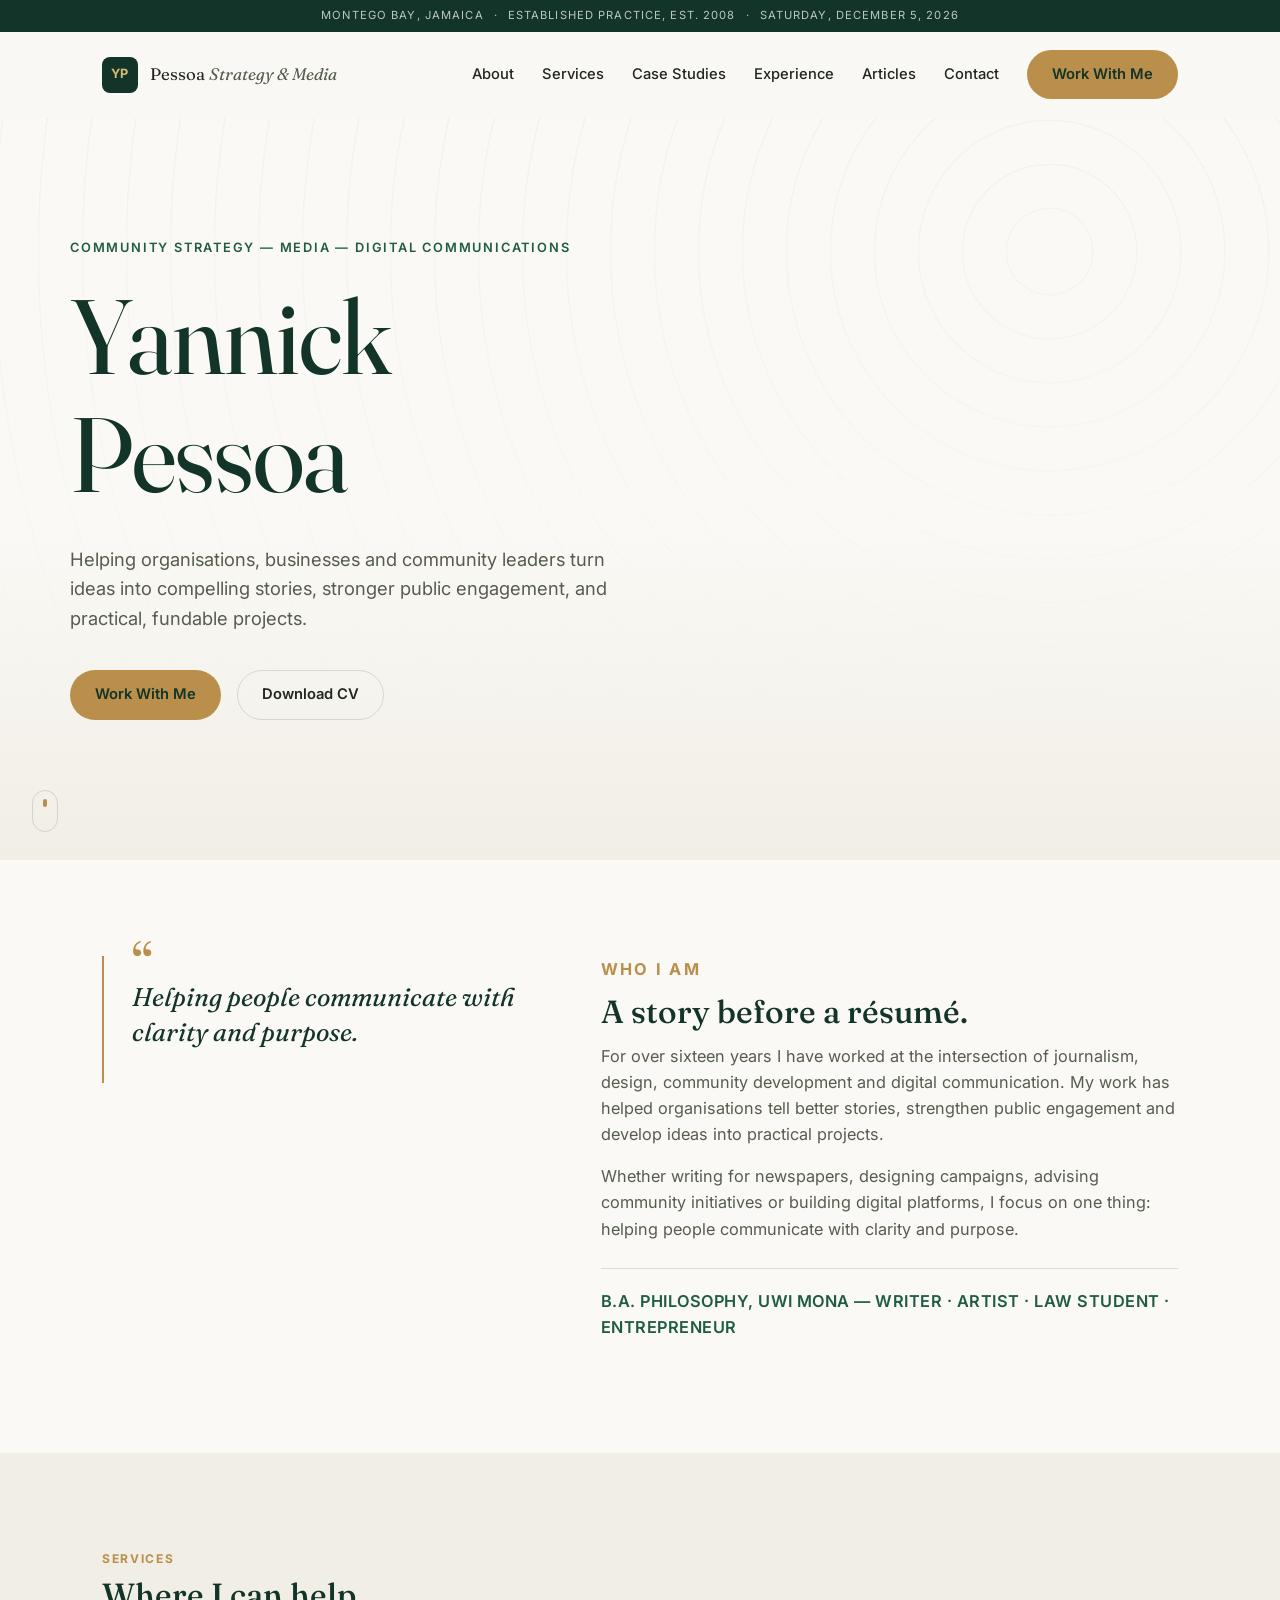
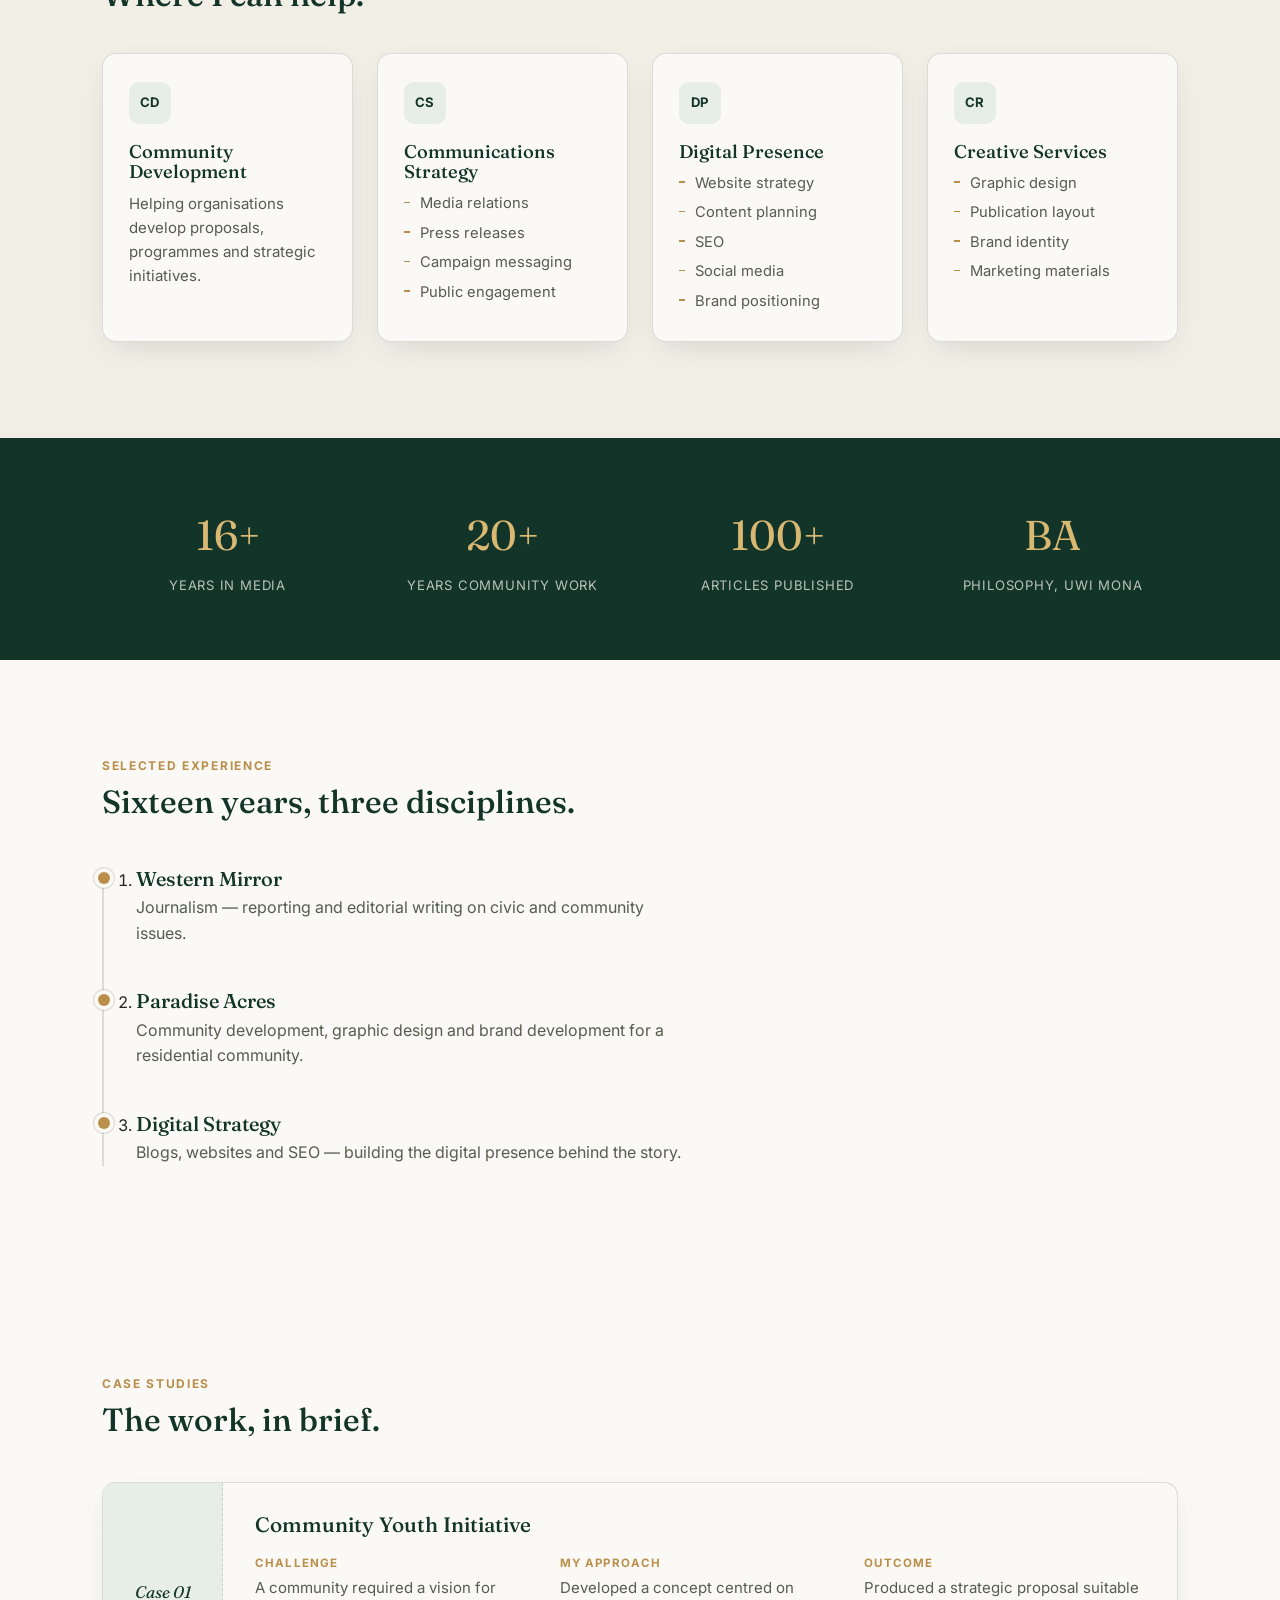
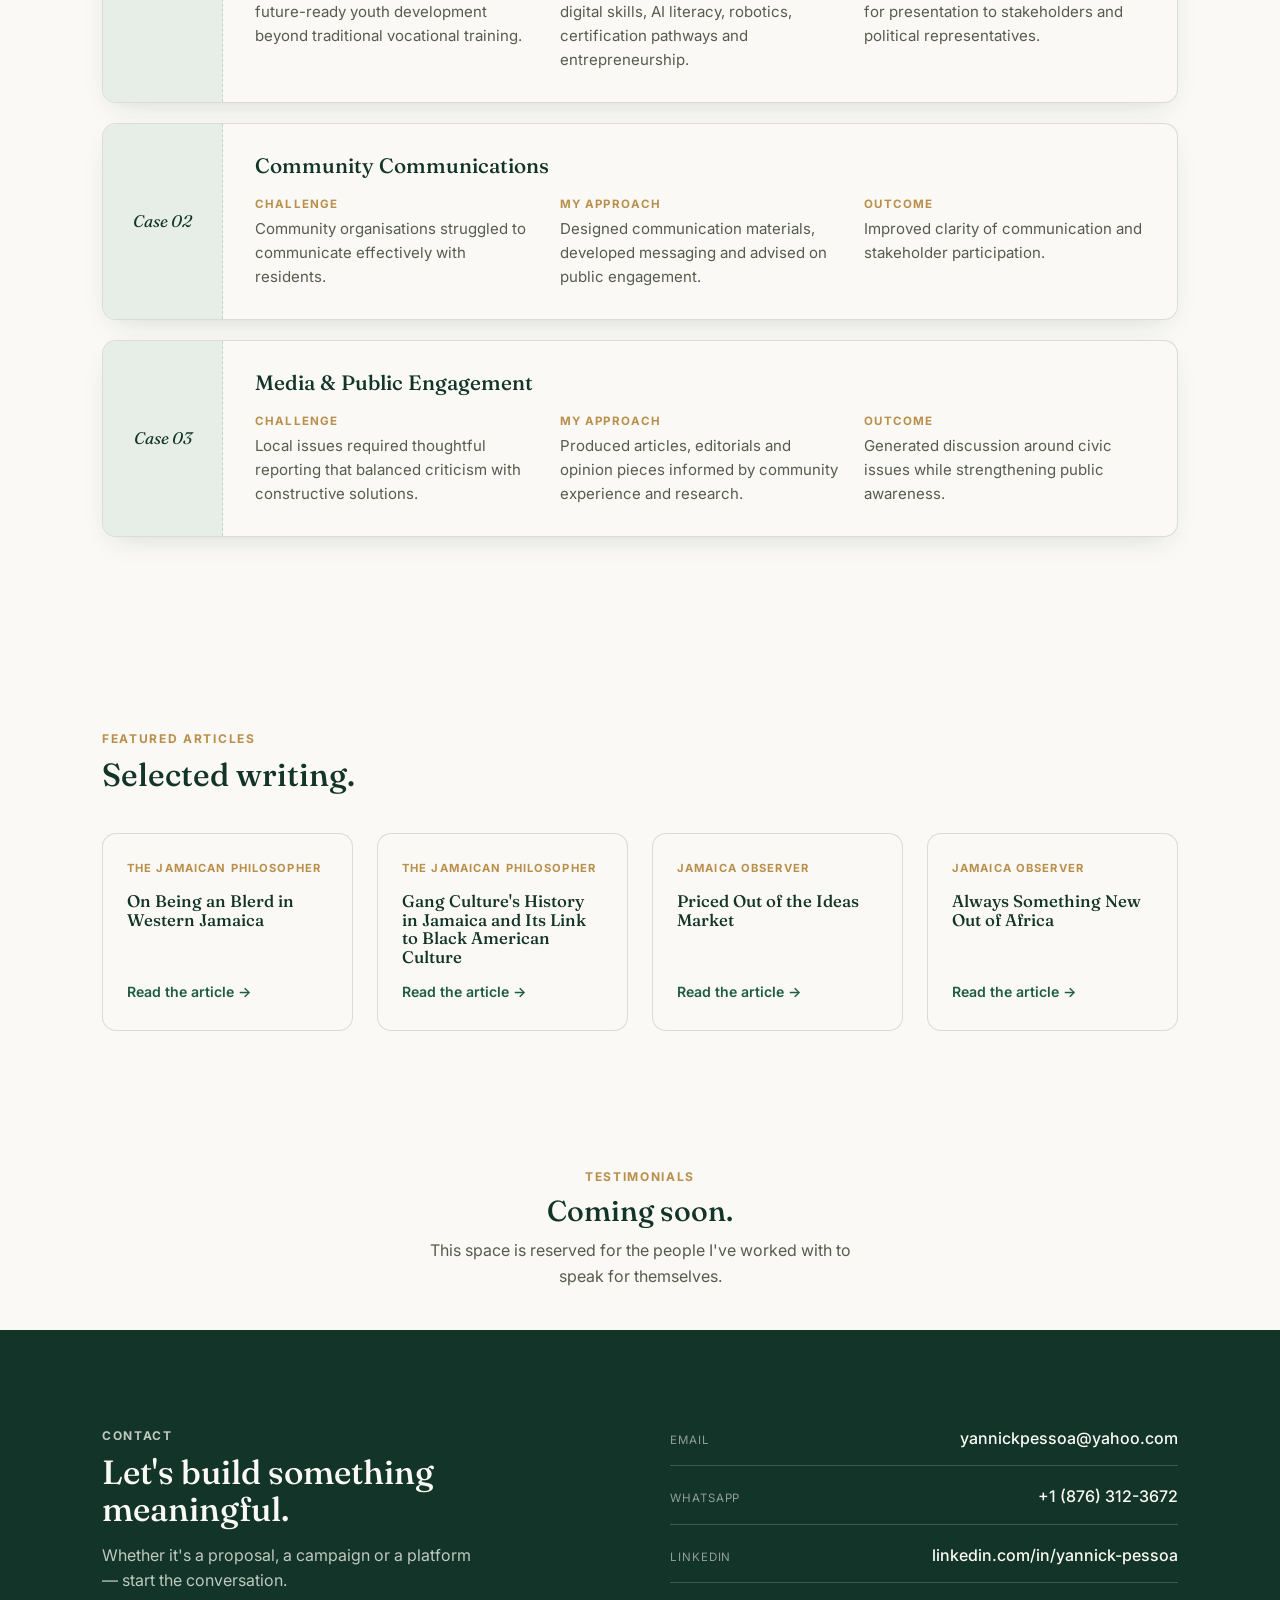
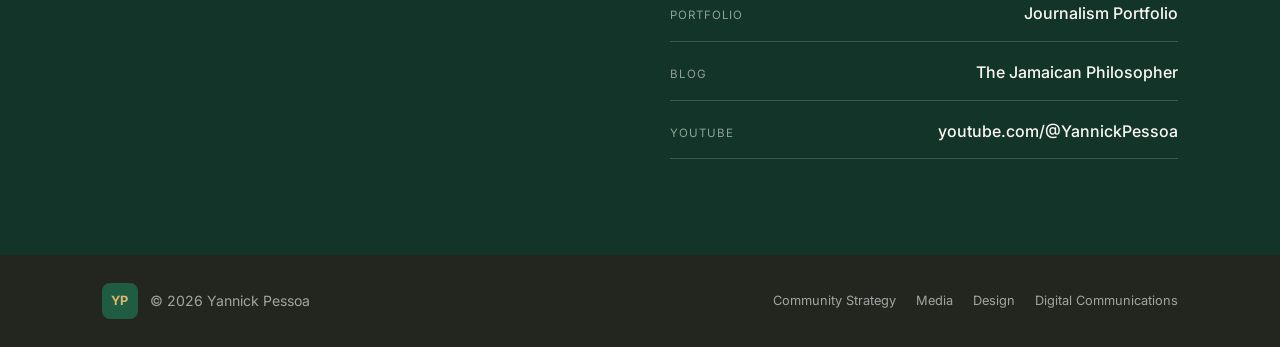
<file: index-2.html>
<!DOCTYPE html>
<html lang="en">
<head>
<meta charset="UTF-8">
<meta name="viewport" content="width=device-width, initial-scale=1.0">
<title>Yannick Pessoa — Pessoa Strategy &amp; Media</title>
<meta name="description" content="Yannick Pessoa advises organisations, businesses and community leaders on communications strategy, digital presence and community development from Montego Bay, Jamaica.">

<!-- Open Graph -->
<meta property="og:type" content="website">
<meta property="og:title" content="Yannick Pessoa — Pessoa Strategy & Media">
<meta property="og:description" content="Community Strategy · Media · Digital Communications — turning ideas into compelling stories, stronger public engagement and fundable projects.">
<meta property="og:image" content="og-image.jpg">
<meta property="og:locale" content="en_JM">

<link rel="preconnect" href="https://fonts.googleapis.com">
<link rel="preconnect" href="https://fonts.gstatic.com" crossorigin>
<link href="https://fonts.googleapis.com/css2?family=Fraunces:ital,opsz,wght@0,9..144,300;0,9..144,400;0,9..144,500;0,9..144,600;1,9..144,400&family=Inter:wght@400;500;600;700&display=swap" rel="stylesheet">
<link rel="stylesheet" href="style.css">
</head>
<body>

<div class="dateline-bar" id="datelineBar">
  <span>MONTEGO BAY, JAMAICA</span>
  <span class="dot">·</span>
  <span>ESTABLISHED PRACTICE, EST. 2008</span>
  <span class="dot">·</span>
  <span id="liveDate"></span>
</div>

<header class="site-header" id="siteHeader">
  <div class="header-inner">
    <a href="#home" class="brand">
      <span class="brand-mark">YP</span>
      <span class="brand-name">Pessoa <em>Strategy &amp; Media</em></span>
    </a>
    <nav class="site-nav" id="siteNav">
      <a href="#about">About</a>
      <a href="#services">Services</a>
      <a href="#case-studies">Case Studies</a>
      <a href="#experience">Experience</a>
      <a href="#articles">Articles</a>
      <a href="#contact">Contact</a>
    </nav>
    <a href="#contact" class="btn btn-gold nav-cta">Work With Me</a>
    <button class="menu-toggle" id="menuToggle" aria-label="Toggle menu" aria-expanded="false">
      <span></span><span></span><span></span>
    </button>
  </div>
</header>

<main>

  <!-- HERO -->
  <section id="home" class="hero">
    <div class="hero-topo" aria-hidden="true"></div>
    <div class="hero-inner">
      <p class="eyebrow">Community Strategy — Media — Digital Communications</p>
      <h1 class="hero-title">Yannick<br>Pessoa</h1>
      <p class="hero-lede">Helping organisations, businesses and community leaders turn ideas into compelling stories, stronger public engagement, and practical, fundable projects.</p>
      <div class="hero-actions">
        <a href="#contact" class="btn btn-gold">Work With Me</a>
        <a href="https://drive.google.com/file/d/1hWTPnKeM2xpsVZJSB3PmBs7D-YPlAhe5/view?usp=share_link" class="btn btn-outline" target="_blank" rel="noopener">Download CV</a>
      </div>
    </div>
    <a href="#about" class="scroll-cue" aria-label="Scroll to About">
      <span></span>
    </a>
  </section>

  <!-- ABOUT -->
  <section id="about" class="section about">
    <div class="section-inner about-grid">
      <div class="about-quote">
        <span class="quote-mark" aria-hidden="true">&ldquo;</span>
        <p>Helping people communicate with clarity and purpose.</p>
      </div>
      <div class="about-copy">
        <p class="section-eyebrow">Who I Am</p>
        <h2>A story before a résumé.</h2>
        <p>For over sixteen years I have worked at the intersection of journalism, design, community development and digital communication. My work has helped organisations tell better stories, strengthen public engagement and develop ideas into practical projects.</p>
        <p>Whether writing for newspapers, designing campaigns, advising community initiatives or building digital platforms, I focus on one thing: helping people communicate with clarity and purpose.</p>
        <p class="about-credentials">B.A. Philosophy, UWI Mona — Writer · Artist · Law Student · Entrepreneur</p>
      </div>
    </div>
  </section>

  <!-- SERVICES -->
  <section id="services" class="section services">
    <div class="section-inner">
      <p class="section-eyebrow">Services</p>
      <h2>Where I can help.</h2>
      <div class="card-grid">
        <article class="service-card">
          <div class="service-mark">CD</div>
          <h3>Community Development</h3>
          <p>Helping organisations develop proposals, programmes and strategic initiatives.</p>
        </article>
        <article class="service-card">
          <div class="service-mark">CS</div>
          <h3>Communications Strategy</h3>
          <ul>
            <li>Media relations</li>
            <li>Press releases</li>
            <li>Campaign messaging</li>
            <li>Public engagement</li>
          </ul>
        </article>
        <article class="service-card">
          <div class="service-mark">DP</div>
          <h3>Digital Presence</h3>
          <ul>
            <li>Website strategy</li>
            <li>Content planning</li>
            <li>SEO</li>
            <li>Social media</li>
            <li>Brand positioning</li>
          </ul>
        </article>
        <article class="service-card">
          <div class="service-mark">CR</div>
          <h3>Creative Services</h3>
          <ul>
            <li>Graphic design</li>
            <li>Publication layout</li>
            <li>Brand identity</li>
            <li>Marketing materials</li>
          </ul>
        </article>
      </div>
    </div>
  </section>

  <!-- STATS / WHY -->
  <section class="stats-band">
    <div class="section-inner stats-grid">
      <div class="stat"><span class="stat-num">16+</span><span class="stat-label">Years in Media</span></div>
      <div class="stat"><span class="stat-num">20+</span><span class="stat-label">Years Community Work</span></div>
      <div class="stat"><span class="stat-num">100+</span><span class="stat-label">Articles Published</span></div>
      <div class="stat"><span class="stat-num">BA</span><span class="stat-label">Philosophy, UWI Mona</span></div>
    </div>
  </section>

  <!-- EXPERIENCE -->
  <section id="experience" class="section experience">
    <div class="section-inner">
      <p class="section-eyebrow">Selected Experience</p>
      <h2>Sixteen years, three disciplines.</h2>
      <ol class="timeline">
        <li class="timeline-item">
          <div class="timeline-dot"></div>
          <div class="timeline-content">
            <h3>Western Mirror</h3>
            <p>Journalism — reporting and editorial writing on civic and community issues.</p>
          </div>
        </li>
        <li class="timeline-item">
          <div class="timeline-dot"></div>
          <div class="timeline-content">
            <h3>Paradise Acres</h3>
            <p>Community development, graphic design and brand development for a residential community.</p>
          </div>
        </li>
        <li class="timeline-item">
          <div class="timeline-dot"></div>
          <div class="timeline-content">
            <h3>Digital Strategy</h3>
            <p>Blogs, websites and SEO — building the digital presence behind the story.</p>
          </div>
        </li>
      </ol>
    </div>
  </section>

  <!-- CASE STUDIES -->
  <section id="case-studies" class="section case-studies">
    <div class="section-inner">
      <p class="section-eyebrow">Case Studies</p>
      <h2>The work, in brief.</h2>
      <div class="dossier-list">

        <article class="dossier">
          <div class="dossier-tab">Case&nbsp;01</div>
          <div class="dossier-body">
            <h3>Community Youth Initiative</h3>
            <div class="dossier-grid">
              <div><h4>Challenge</h4><p>A community required a vision for future-ready youth development beyond traditional vocational training.</p></div>
              <div><h4>My Approach</h4><p>Developed a concept centred on digital skills, AI literacy, robotics, certification pathways and entrepreneurship.</p></div>
              <div><h4>Outcome</h4><p>Produced a strategic proposal suitable for presentation to stakeholders and political representatives.</p></div>
            </div>
          </div>
        </article>

        <article class="dossier">
          <div class="dossier-tab">Case&nbsp;02</div>
          <div class="dossier-body">
            <h3>Community Communications</h3>
            <div class="dossier-grid">
              <div><h4>Challenge</h4><p>Community organisations struggled to communicate effectively with residents.</p></div>
              <div><h4>My Approach</h4><p>Designed communication materials, developed messaging and advised on public engagement.</p></div>
              <div><h4>Outcome</h4><p>Improved clarity of communication and stakeholder participation.</p></div>
            </div>
          </div>
        </article>

        <article class="dossier">
          <div class="dossier-tab">Case&nbsp;03</div>
          <div class="dossier-body">
            <h3>Media &amp; Public Engagement</h3>
            <div class="dossier-grid">
              <div><h4>Challenge</h4><p>Local issues required thoughtful reporting that balanced criticism with constructive solutions.</p></div>
              <div><h4>My Approach</h4><p>Produced articles, editorials and opinion pieces informed by community experience and research.</p></div>
              <div><h4>Outcome</h4><p>Generated discussion around civic issues while strengthening public awareness.</p></div>
            </div>
          </div>
        </article>

      </div>
    </div>
  </section>

  <!-- ARTICLES -->
  <section id="articles" class="section articles">
    <div class="section-inner">
      <p class="section-eyebrow">Featured Articles</p>
      <h2>Selected writing.</h2>
      <div class="card-grid articles-grid">
        <a class="article-card" href="https://yahnyk.blogspot.com/2022/11/on-being-blerd-in-western-jamaica.html" target="_blank" rel="noopener">
          <span class="article-kicker">The Jamaican Philosopher</span>
          <h3>On Being an Blerd in Western Jamaica</h3>
          <span class="article-link">Read the article →</span>
        </a>
        <a class="article-card" href="https://yahnyk.blogspot.com/2023/03/gang-cultures-history-in-jamaica-and.html" target="_blank" rel="noopener">
          <span class="article-kicker">The Jamaican Philosopher</span>
          <h3>Gang Culture's History in Jamaica and Its Link to Black American Culture</h3>
          <span class="article-link">Read the article →</span>
        </a>
        <a class="article-card" href="https://www.jamaicaobserver.com/2024/07/26/priced-ideas-market/" target="_blank" rel="noopener">
          <span class="article-kicker">Jamaica Observer</span>
          <h3>Priced Out of the Ideas Market</h3>
          <span class="article-link">Read the article →</span>
        </a>
        <a class="article-card" href="https://www.jamaicaobserver.com/2024/10/29/always-something-new-africa/" target="_blank" rel="noopener">
          <span class="article-kicker">Jamaica Observer</span>
          <h3>Always Something New Out of Africa</h3>
          <span class="article-link">Read the article →</span>
        </a>
      </div>
    </div>
  </section>

  <!-- TESTIMONIALS -->
  <section class="section testimonials">
    <div class="section-inner testimonials-inner">
      <p class="section-eyebrow">Testimonials</p>
      <h2>Coming soon.</h2>
      <p class="testimonials-note">This space is reserved for the people I've worked with to speak for themselves.</p>
    </div>
  </section>

  <!-- CONTACT -->
  <section id="contact" class="section contact">
    <div class="section-inner contact-grid">
      <div class="contact-copy">
        <p class="section-eyebrow contact-eyebrow">Contact</p>
        <h2>Let's build something meaningful.</h2>
        <p>Whether it's a proposal, a campaign or a platform — start the conversation.</p>
      </div>
      <ul class="contact-list">
        <li><span class="contact-label">Email</span><a href="mailto:yannickpessoa@yahoo.com">yannickpessoa@yahoo.com</a></li>
        <li><span class="contact-label">WhatsApp</span><a href="https://wa.me/18763123672" target="_blank" rel="noopener">+1 (876) 312-3672</a></li>
        <li><span class="contact-label">LinkedIn</span><a href="https://www.linkedin.com/in/yannick-pessoa-1b25313a" target="_blank" rel="noopener">linkedin.com/in/yannick-pessoa</a></li>
        <li><span class="contact-label">Portfolio</span><a href="https://yannickpessoa.journoportfolio.com/" target="_blank" rel="noopener">Journalism Portfolio</a></li>
        <li><span class="contact-label">Blog</span><a href="https://yahnyk.blogspot.com/" target="_blank" rel="noopener">The Jamaican Philosopher</a></li>
        <li><span class="contact-label">YouTube</span><a href="https://www.youtube.com/@YannickPessoa" target="_blank" rel="noopener">youtube.com/@YannickPessoa</a></li>
      </ul>
    </div>
  </section>

</main>

<footer class="site-footer">
  <div class="section-inner footer-inner">
    <div class="footer-brand">
      <span class="brand-mark">YP</span>
      <span>&copy; <span id="year"></span> Yannick Pessoa</span>
    </div>
    <ul class="footer-tags">
      <li>Community Strategy</li>
      <li>Media</li>
      <li>Design</li>
      <li>Digital Communications</li>
    </ul>
  </div>
</footer>

<script src="script.js"></script>
</body>
</html>
</file>
<file: style.css>
/* ============================================================
   Pessoa Strategy & Media
   Palette: paper, charcoal ink, deep Jamaican green, muted gold
   Type: Fraunces (display) + Inter (body / utility)
   ============================================================ */

:root{
  --paper:        #FAF9F5;
  --paper-deep:   #F1EEE6;
  --ink:          #22261F;
  --ink-soft:     #565C4E;
  --green-deep:   #133428;
  --green-mid:    #1F5C41;
  --green-tint:   #E7EEE7;
  --gold:         #B98F4B;
  --gold-bright:  #D9B872;
  --line:         rgba(34,38,31,0.14);
  --line-on-dark: rgba(255,255,255,0.18);

  --font-display: "Fraunces", Georgia, serif;
  --font-body:    "Inter", -apple-system, BlinkMacSystemFont, "Segoe UI", sans-serif;

  --container: 1140px;
  --radius: 14px;
  --shadow: 0 10px 30px -12px rgba(19,52,40,0.18);
}

*, *::before, *::after{ box-sizing: border-box; }
html{ scroll-behavior: smooth; }
@media (prefers-reduced-motion: reduce){
  html{ scroll-behavior: auto; }
  *{ animation-duration: 0.01ms !important; transition-duration: 0.01ms !important; }
}

body{
  margin: 0;
  background: var(--paper);
  color: var(--ink);
  font-family: var(--font-body);
  font-size: 16px;
  line-height: 1.6;
  -webkit-font-smoothing: antialiased;
}

h1, h2, h3, h4{
  font-family: var(--font-display);
  color: var(--green-deep);
  margin: 0 0 0.4em;
  line-height: 1.12;
  font-weight: 500;
}

p{ margin: 0 0 1em; color: var(--ink-soft); }

a{ color: inherit; text-decoration: none; }

ul{ margin: 0; padding: 0; list-style: none; }

img{ max-width: 100%; display: block; }

.section-inner{
  max-width: var(--container);
  margin: 0 auto;
  padding: 0 32px;
}

.section{ padding: 96px 0; }

.section-eyebrow{
  font-family: var(--font-body);
  font-size: 0.75rem;
  font-weight: 700;
  letter-spacing: 0.14em;
  text-transform: uppercase;
  color: var(--gold);
  margin-bottom: 0.75em;
}

/* ---------- Dateline bar ---------- */
.dateline-bar{
  background: var(--green-deep);
  color: rgba(255,255,255,0.72);
  font-family: var(--font-body);
  font-size: 0.7rem;
  letter-spacing: 0.1em;
  text-transform: uppercase;
  display: flex;
  justify-content: center;
  gap: 10px;
  padding: 7px 16px;
  text-align: center;
}
.dateline-bar .dot{ color: var(--gold-bright); }

/* ---------- Header / Nav ---------- */
.site-header{
  position: sticky;
  top: 0;
  z-index: 50;
  background: rgba(250,249,245,0.86);
  backdrop-filter: blur(10px);
  border-bottom: 1px solid transparent;
  transition: border-color 0.25s ease, box-shadow 0.25s ease;
}
.site-header.scrolled{
  border-bottom-color: var(--line);
  box-shadow: 0 8px 24px -18px rgba(19,52,40,0.35);
}
.header-inner{
  max-width: var(--container);
  margin: 0 auto;
  padding: 18px 32px;
  display: flex;
  align-items: center;
  gap: 28px;
}
.brand{
  display: flex;
  align-items: center;
  gap: 12px;
  margin-right: auto;
  font-family: var(--font-display);
}
.brand-mark{
  display: grid;
  place-items: center;
  width: 36px;
  height: 36px;
  border-radius: 8px;
  background: var(--green-deep);
  color: var(--gold-bright);
  font-family: var(--font-body);
  font-weight: 700;
  font-size: 0.8rem;
  letter-spacing: 0.03em;
}
.brand-name{
  font-size: 1.05rem;
  color: var(--ink);
  white-space: nowrap;
}
.brand-name em{ font-style: italic; color: var(--ink-soft); font-weight: 400; }

.site-nav{
  display: flex;
  gap: 28px;
}
.site-nav a{
  font-size: 0.92rem;
  font-weight: 500;
  color: var(--ink);
  position: relative;
  padding: 4px 0;
}
.site-nav a::after{
  content: "";
  position: absolute;
  left: 0; bottom: -2px;
  width: 0; height: 1px;
  background: var(--gold);
  transition: width 0.2s ease;
}
.site-nav a:hover::after{ width: 100%; }

.btn{
  display: inline-flex;
  align-items: center;
  justify-content: center;
  gap: 8px;
  padding: 12px 24px;
  border-radius: 999px;
  font-weight: 600;
  font-size: 0.92rem;
  border: 1px solid transparent;
  cursor: pointer;
  transition: transform 0.18s ease, box-shadow 0.18s ease, background 0.18s ease, color 0.18s ease;
  white-space: nowrap;
}
.btn-gold{
  background: var(--gold);
  color: var(--green-deep);
}
.btn-gold:hover{
  background: var(--gold-bright);
  transform: translateY(-1px);
  box-shadow: 0 10px 20px -10px rgba(185,143,75,0.6);
}
.btn-outline{
  border-color: var(--line);
  color: var(--ink);
  background: transparent;
}
.btn-outline:hover{
  border-color: var(--green-mid);
  color: var(--green-deep);
}
.nav-cta{ flex-shrink: 0; }

.menu-toggle{
  display: none;
  flex-direction: column;
  gap: 5px;
  background: none;
  border: none;
  cursor: pointer;
  padding: 6px;
}
.menu-toggle span{
  width: 22px;
  height: 2px;
  background: var(--ink);
  border-radius: 2px;
}

/* ---------- Hero ---------- */
.hero{
  position: relative;
  overflow: hidden;
  padding: 120px 32px 140px;
  background: linear-gradient(180deg, var(--paper) 0%, var(--paper) 55%, var(--paper-deep) 100%);
}
.hero-topo{
  position: absolute;
  inset: 0;
  opacity: 0.5;
  background-image:
    repeating-radial-gradient(circle at 82% 18%,
      transparent 0, transparent 42px,
      rgba(31,92,65,0.07) 43px, rgba(31,92,65,0.07) 44px);
  mask-image: linear-gradient(180deg, black, transparent 85%);
  pointer-events: none;
}
.hero-inner{
  position: relative;
  max-width: var(--container);
  margin: 0 auto;
  text-align: left;
}
.hero-inner-split{
  display: grid;
  grid-template-columns: 1.15fr 0.85fr;
  gap: 56px;
  align-items: center;
}
.hero-text{ max-width: 620px; }
.eyebrow{
  font-size: 0.8rem;
  font-weight: 600;
  letter-spacing: 0.14em;
  text-transform: uppercase;
  color: var(--green-mid);
  margin-bottom: 1.4em;
}
.hero-title{
  font-size: clamp(3.2rem, 9vw, 6.6rem);
  font-weight: 400;
  letter-spacing: -0.01em;
  color: var(--green-deep);
  margin-bottom: 0.3em;
}
.hero-lede{
  max-width: 560px;
  font-size: 1.15rem;
  color: var(--ink-soft);
  margin-bottom: 2em;
}
.hero-actions{
  display: flex;
  gap: 16px;
  flex-wrap: wrap;
}

/* ---------- Hero portrait ---------- */
.hero-portrait{
  position: relative;
  display: flex;
  flex-direction: column;
  align-items: center;
  gap: 18px;
  justify-self: center;
}
.hero-portrait-frame{
  position: relative;
  width: min(320px, 78vw);
}
.hero-portrait-frame::before{
  content: "";
  position: absolute;
  top: 16px; left: 16px;
  width: 100%; height: 100%;
  border: 1.5px solid var(--gold);
  border-radius: 10px;
  z-index: 0;
}
.hero-portrait-frame img{
  position: relative;
  z-index: 1;
  width: 100%;
  aspect-ratio: 1 / 1;
  object-fit: cover;
  border-radius: 10px;
  box-shadow: 0 24px 48px -20px rgba(19,52,40,0.4);
  border: 1px solid var(--line);
}
.hero-portrait-caption{
  font-family: var(--font-body);
  font-size: 0.72rem;
  font-weight: 600;
  letter-spacing: 0.12em;
  text-transform: uppercase;
  color: var(--ink-soft);
  margin: 0;
}
.scroll-cue{
  position: absolute;
  bottom: 28px;
  left: 32px;
  width: 26px;
  height: 42px;
  border: 1.5px solid var(--line);
  border-radius: 999px;
  display: flex;
  justify-content: center;
  padding-top: 8px;
}
.scroll-cue span{
  width: 4px;
  height: 8px;
  border-radius: 2px;
  background: var(--gold);
  animation: scrollcue 1.8s ease infinite;
}
@keyframes scrollcue{
  0%{ transform: translateY(0); opacity: 1; }
  70%{ transform: translateY(12px); opacity: 0; }
  100%{ opacity: 0; }
}

/* ---------- About ---------- */
.about-grid{
  display: grid;
  grid-template-columns: 0.85fr 1.15fr;
  gap: 72px;
  align-items: start;
}
.about-quote{
  position: relative;
  padding: 8px 0 8px 28px;
  border-left: 2px solid var(--gold);
}
.about-quote .quote-mark{
  font-family: var(--font-display);
  font-size: 3.5rem;
  color: var(--gold);
  line-height: 0;
  display: block;
  margin-bottom: 0.3em;
}
.about-quote p{
  font-family: var(--font-display);
  font-style: italic;
  font-size: 1.6rem;
  color: var(--green-deep);
  line-height: 1.35;
}
.about-copy h2{ font-size: 2rem; }
.about-copy p{ font-size: 1.02rem; }
.about-credentials{
  font-size: 0.85rem;
  font-weight: 600;
  letter-spacing: 0.03em;
  color: var(--green-mid);
  text-transform: uppercase;
  margin-top: 1.6em;
  padding-top: 1.2em;
  border-top: 1px solid var(--line);
}

/* ---------- Services ---------- */
.services{ background: var(--paper-deep); }
.services h2, .experience h2, .case-studies h2, .articles h2, .contact h2{
  font-size: 2rem;
  max-width: 560px;
}
.card-grid{
  display: grid;
  grid-template-columns: repeat(4, 1fr);
  gap: 24px;
  margin-top: 40px;
}
.service-card{
  background: var(--paper);
  border: 1px solid var(--line);
  border-radius: var(--radius);
  padding: 28px 26px;
  box-shadow: var(--shadow);
  transition: transform 0.2s ease, box-shadow 0.2s ease;
}
.service-card:hover{
  transform: translateY(-4px);
  box-shadow: 0 20px 40px -18px rgba(19,52,40,0.28);
}
.service-mark{
  width: 42px; height: 42px;
  border-radius: 10px;
  background: var(--green-tint);
  color: var(--green-deep);
  display: grid; place-items: center;
  font-weight: 700;
  font-size: 0.82rem;
  letter-spacing: 0.02em;
  margin-bottom: 18px;
}
.service-card h3{ font-size: 1.15rem; margin-bottom: 0.5em; }
.service-card p{ font-size: 0.94rem; margin: 0; }
.service-card ul{ display: flex; flex-direction: column; gap: 6px; }
.service-card ul li{
  font-size: 0.92rem;
  color: var(--ink-soft);
  padding-left: 16px;
  position: relative;
}
.service-card ul li::before{
  content: "";
  position: absolute;
  left: 0; top: 0.65em;
  width: 6px; height: 1.5px;
  background: var(--gold);
}

/* ---------- Stats band ---------- */
.stats-band{
  background: var(--green-deep);
  color: var(--paper);
  padding: 64px 0;
}
.stats-grid{
  display: grid;
  grid-template-columns: repeat(4, 1fr);
  gap: 24px;
  text-align: center;
}
.stat{ display: flex; flex-direction: column; gap: 6px; }
.stat-num{
  font-family: var(--font-display);
  font-size: 2.6rem;
  color: var(--gold-bright);
}
.stat-label{
  font-size: 0.82rem;
  letter-spacing: 0.06em;
  text-transform: uppercase;
  color: rgba(250,249,245,0.72);
}

/* ---------- Experience timeline ---------- */
.timeline{
  margin-top: 48px;
  position: relative;
  padding-left: 32px;
  border-left: 2px solid var(--line);
}
.timeline-item{
  position: relative;
  padding-bottom: 44px;
}
.timeline-item:last-child{ padding-bottom: 0; }
.timeline-dot{
  position: absolute;
  left: -38px;
  top: 4px;
  width: 12px; height: 12px;
  border-radius: 50%;
  background: var(--gold);
  box-shadow: 0 0 0 4px var(--paper), 0 0 0 5px var(--line);
}
.timeline-content h3{ font-size: 1.25rem; margin-bottom: 0.25em; }
.timeline-content p{ margin: 0; max-width: 560px; }

/* ---------- Case studies (dossier) ---------- */
.dossier-list{
  margin-top: 44px;
  display: flex;
  flex-direction: column;
  gap: 20px;
}
.dossier{
  display: grid;
  grid-template-columns: 120px 1fr;
  background: var(--paper);
  border: 1px solid var(--line);
  border-radius: var(--radius);
  overflow: hidden;
  box-shadow: var(--shadow);
}
.dossier-tab{
  background: var(--green-tint);
  color: var(--green-deep);
  font-family: var(--font-display);
  font-style: italic;
  font-size: 1.05rem;
  display: flex;
  align-items: center;
  justify-content: center;
  padding: 24px 12px;
  text-align: center;
  border-right: 1px dashed var(--line);
}
.dossier-body{ padding: 30px 32px; }
.dossier-body h3{ font-size: 1.3rem; margin-bottom: 1em; }
.dossier-grid{
  display: grid;
  grid-template-columns: repeat(3, 1fr);
  gap: 24px;
}
.dossier-grid h4{
  font-family: var(--font-body);
  font-size: 0.72rem;
  font-weight: 700;
  letter-spacing: 0.1em;
  text-transform: uppercase;
  color: var(--gold);
  margin-bottom: 0.5em;
}
.dossier-grid p{ font-size: 0.94rem; margin: 0; }

/* ---------- Articles ---------- */
.articles-grid{ grid-template-columns: repeat(4, 1fr); }
.article-card{
  background: var(--paper);
  border: 1px solid var(--line);
  border-radius: var(--radius);
  padding: 26px 24px;
  display: flex;
  flex-direction: column;
  gap: 14px;
  transition: transform 0.2s ease, box-shadow 0.2s ease, border-color 0.2s ease;
}
.article-card:hover{
  transform: translateY(-4px);
  border-color: var(--green-mid);
  box-shadow: var(--shadow);
}
.article-kicker{
  font-size: 0.7rem;
  letter-spacing: 0.1em;
  text-transform: uppercase;
  color: var(--gold);
  font-weight: 700;
}
.article-card h3{ font-size: 1.05rem; margin-bottom: 0; }
.article-link{
  margin-top: auto;
  font-size: 0.88rem;
  font-weight: 600;
  color: var(--green-mid);
}

/* ---------- Testimonials ---------- */
.testimonials{ padding-top: 40px; padding-bottom: 40px; }
.testimonials-inner{ text-align: center; }
.testimonials h2{ font-size: 1.8rem; }
.testimonials-note{ max-width: 460px; margin: 0 auto; }

/* ---------- Contact ---------- */
.contact{
  background: var(--green-deep);
  color: var(--paper);
}
.contact-grid{
  display: grid;
  grid-template-columns: 1fr 1fr;
  gap: 60px;
  align-items: start;
}
.contact h2{ color: var(--paper); font-size: 2.1rem; }
.contact-copy p{ color: rgba(250,249,245,0.75); max-width: 380px; }
.contact-eyebrow{ color: var(--gold-bright); }
.contact-list{
  display: flex;
  flex-direction: column;
  gap: 18px;
}
.contact-list li{
  display: flex;
  justify-content: space-between;
  align-items: baseline;
  gap: 16px;
  border-bottom: 1px solid var(--line-on-dark);
  padding-bottom: 14px;
}
.contact-label{
  font-size: 0.72rem;
  letter-spacing: 0.08em;
  text-transform: uppercase;
  color: rgba(250,249,245,0.55);
}
.contact-list a{
  font-weight: 500;
  color: var(--paper);
  text-align: right;
}
.contact-list a:hover{ color: var(--gold-bright); }

/* ---------- Footer ---------- */
.site-footer{
  background: var(--ink);
  color: rgba(250,249,245,0.6);
  padding: 28px 0;
}
.footer-inner{
  display: flex;
  justify-content: space-between;
  align-items: center;
  flex-wrap: wrap;
  gap: 16px;
}
.footer-brand{
  display: flex;
  align-items: center;
  gap: 12px;
  font-size: 0.88rem;
}
.footer-brand .brand-mark{ background: var(--green-mid); }
.footer-tags{
  display: flex;
  gap: 20px;
  flex-wrap: wrap;
  font-size: 0.8rem;
}

/* ---------- Responsive ---------- */
@media (max-width: 980px){
  .hero-inner-split{
    grid-template-columns: 1fr;
    gap: 40px;
    text-align: center;
  }
  .hero-portrait{ order: -1; }
  .hero-portrait-frame{ width: 220px; }
  .hero-text{ max-width: 100%; }
  .hero-lede{ margin-left: auto; margin-right: auto; }
  .hero-actions{ justify-content: center; }
  .card-grid{ grid-template-columns: repeat(2, 1fr); }
  .articles-grid{ grid-template-columns: repeat(2, 1fr); }
  .about-grid{ grid-template-columns: 1fr; gap: 40px; }
  .stats-grid{ grid-template-columns: repeat(2, 1fr); gap: 32px; }
  .contact-grid{ grid-template-columns: 1fr; gap: 36px; }
  .dossier{ grid-template-columns: 1fr; }
  .dossier-tab{ border-right: none; border-bottom: 1px dashed var(--line); padding: 12px; }
  .dossier-grid{ grid-template-columns: 1fr; gap: 18px; }
}

@media (max-width: 760px){
  .site-nav{
    position: fixed;
    top: 0; right: 0;
    height: 100vh;
    width: min(78vw, 320px);
    background: var(--paper);
    flex-direction: column;
    gap: 0;
    padding: 96px 32px 32px;
    transform: translateX(100%);
    transition: transform 0.3s ease;
    box-shadow: -20px 0 40px rgba(19,52,40,0.15);
  }
  .site-nav.open{ transform: translateX(0); }
  .site-nav a{
    padding: 14px 0;
    border-bottom: 1px solid var(--line);
    font-size: 1.05rem;
  }
  .nav-cta{ display: none; }
  .menu-toggle{ display: flex; }
  .dateline-bar{ font-size: 0.62rem; gap: 6px; flex-wrap: wrap; }
  .hero{ padding: 88px 24px 110px; }
  .section{ padding: 72px 0; }
  .section-inner{ padding: 0 22px; }
  .card-grid{ grid-template-columns: 1fr; }
  .articles-grid{ grid-template-columns: 1fr; }
  .stats-grid{ grid-template-columns: repeat(2, 1fr); }
}
</file>
